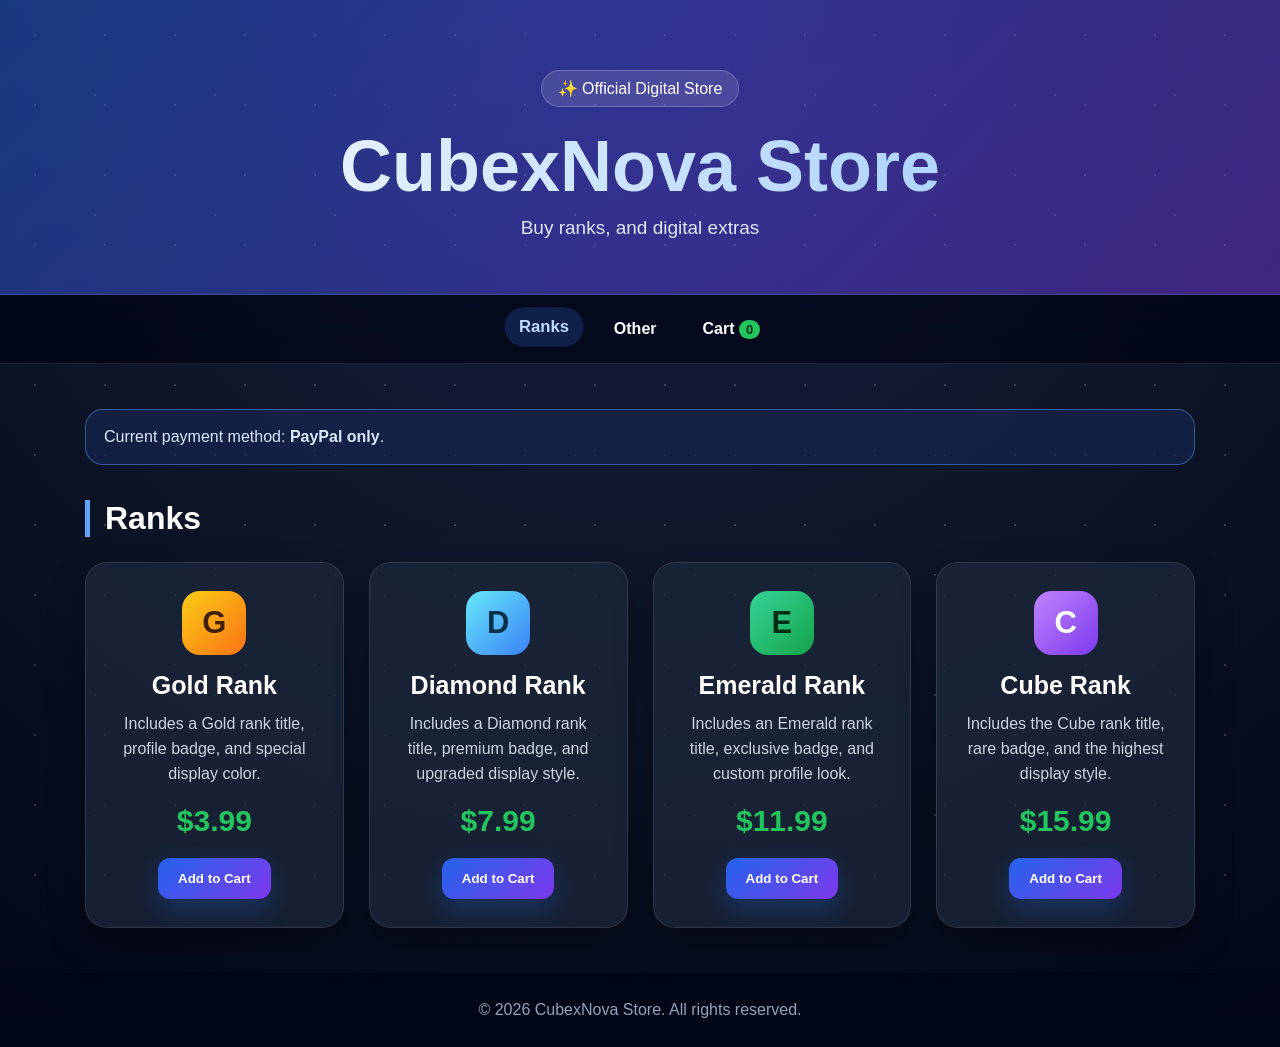
<file: index.html>
<!DOCTYPE html>
<html lang="en">
<head>
  <meta charset="UTF-8">
  <meta name="viewport" content="width=device-width, initial-scale=1.0">
  <title>CubexNova Store - Ranks</title>
  <link rel="stylesheet" href="style.css">
</head>
<body>
  <div class="toast" id="toast"></div>

  <header>
    <div class="badge">✨ Official Digital Store</div>
    <h1>CubexNova Store</h1>
    <p>Buy ranks, and digital extras</p>
  </header>

  <nav>
    <a class="active" href="index.html">Ranks</a>
    <a href="other.html">Other</a>
    <a href="cart.html">Cart <span id="cartCount">0</span></a>
  </nav>

  <main>
    <div class="notice">Current payment method: <b>PayPal only</b>.</div>
    <h2>Ranks</h2>
    <div class="products" id="ranksProducts"></div>
  </main>

  <footer>© 2026 CubexNova Store. All rights reserved.</footer>

  <script src="store.js"></script>
</body>
</html>
</file>
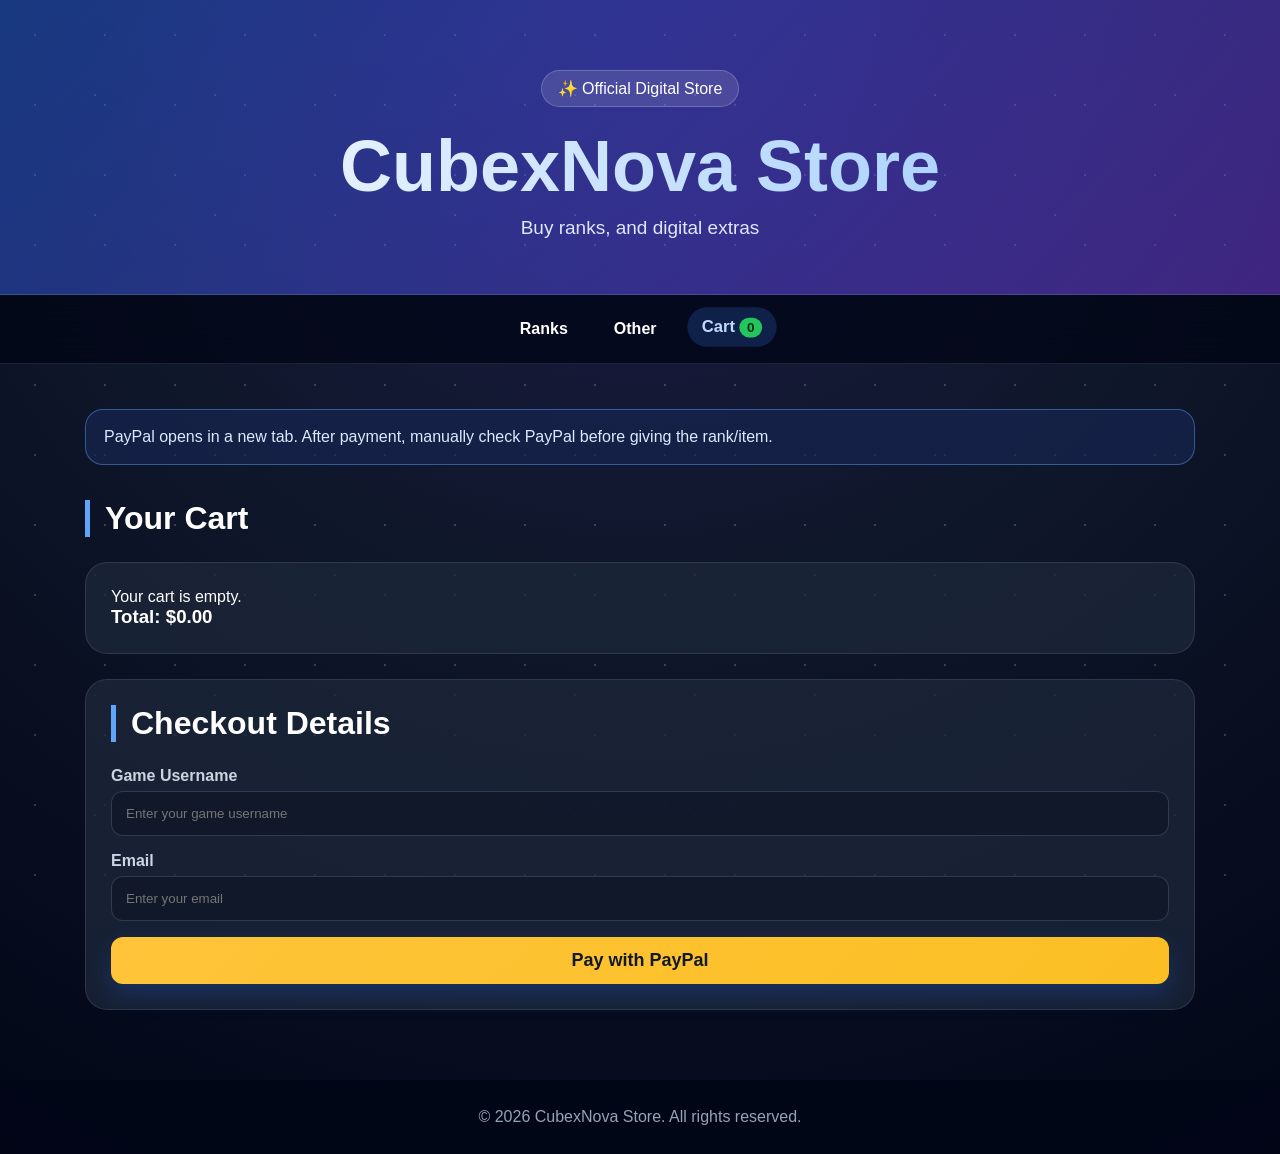
<file: cart.html>
<!DOCTYPE html>
<html lang="en">
<head>
  <meta charset="UTF-8">
  <meta name="viewport" content="width=device-width, initial-scale=1.0">
  <title>CubexNova Store - Cart</title>
  <link rel="stylesheet" href="style.css">
</head>
<body>
  <div class="toast" id="toast"></div>

  <header>
    <div class="badge">✨ Official Digital Store</div>
    <h1>CubexNova Store</h1>
    <p>Buy ranks, and digital extras</p>
  </header>

  <nav>
    <a href="index.html">Ranks</a>
    <a href="other.html">Other</a>
    <a class="active" href="cart.html">Cart <span id="cartCount">0</span></a>
  </nav>

  <main>
    <div class="notice">
      PayPal opens in a new tab. After payment, manually check PayPal before giving the rank/item.
    </div>

    <h2>Your Cart</h2>

    <div class="cart">
      <div id="cartItems"></div>
      <h3>Total: $<span id="cartTotal">0.00</span></h3>
    </div>

    <div class="checkout">
      <h2>Checkout Details</h2>

      <label>Game Username</label>
      <input id="username" type="text" placeholder="Enter your game username">

      <label>Email</label>
      <input id="email" type="email" placeholder="Enter your email">

      <button class="paypal" onclick="checkoutPayPal()">Pay with PayPal</button>
    </div>
  </main>

  <footer>© 2026 CubexNova Store. All rights reserved.</footer>

  <script src="store.js"></script>
</body>
</html>
</file>
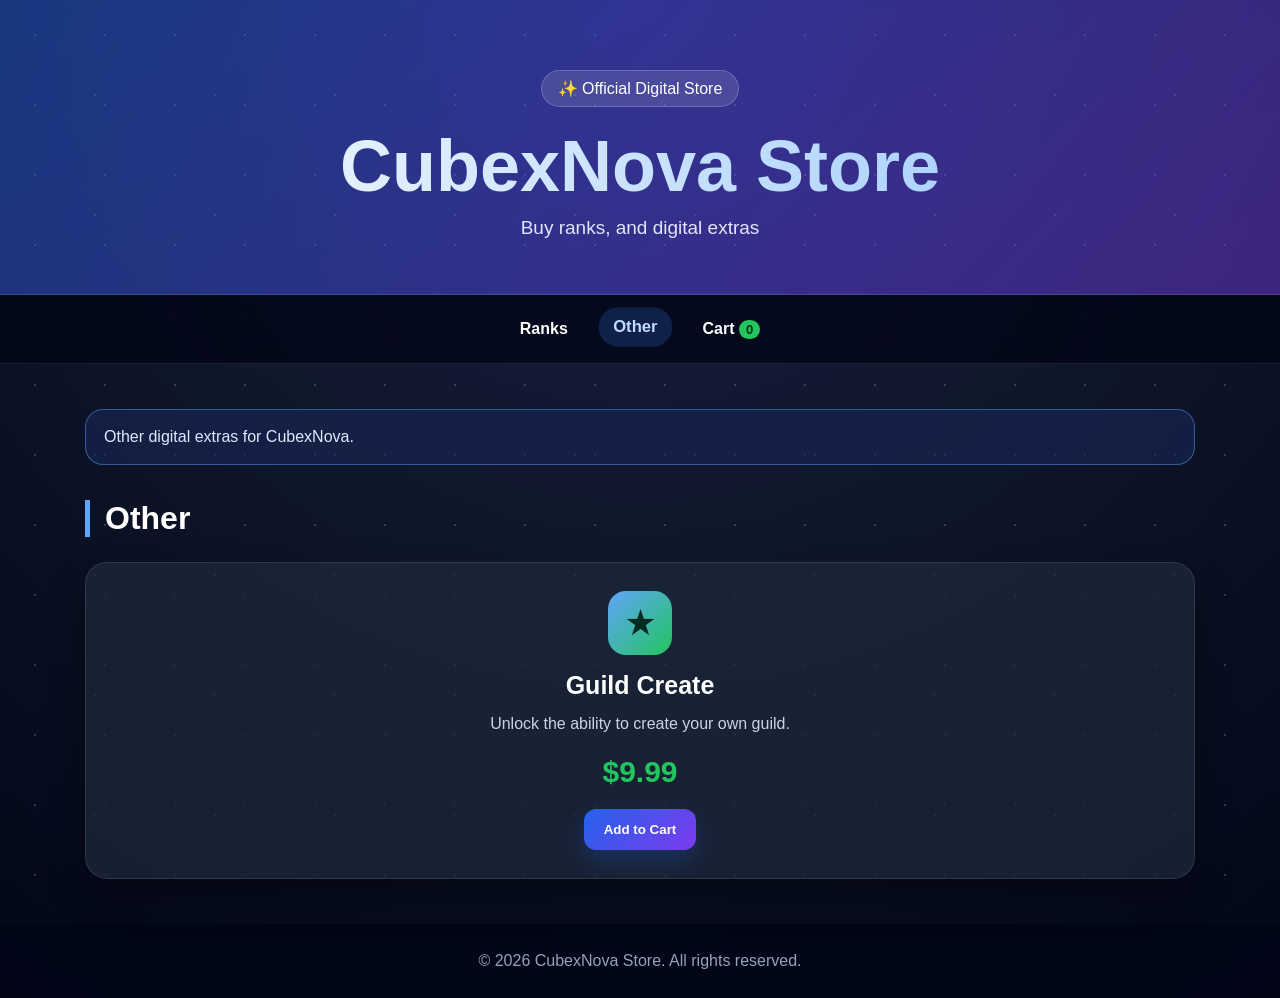
<file: other.html>
<!DOCTYPE html>
<html lang="en">
<head>
  <meta charset="UTF-8">
  <meta name="viewport" content="width=device-width, initial-scale=1.0">
  <title>CubexNova Store - Other</title>
  <link rel="stylesheet" href="style.css">
</head>
<body>
  <div class="toast" id="toast"></div>

  <header>
    <div class="badge">✨ Official Digital Store</div>
    <h1>CubexNova Store</h1>
    <p>Buy ranks, and digital extras</p>
  </header>

  <nav>
    <a href="index.html">Ranks</a>
    <a class="active" href="other.html">Other</a>
    <a href="cart.html">Cart <span id="cartCount">0</span></a>
  </nav>

  <main>
    <div class="notice">Other digital extras for CubexNova.</div>
    <h2>Other</h2>
    <div class="products" id="otherProducts"></div>
  </main>

  <footer>© 2026 CubexNova Store. All rights reserved.</footer>

  <script src="store.js"></script>
</body>
</html>
</file>
<file: style.css>
* {
  box-sizing: border-box;
  margin: 0;
  padding: 0;
  font-family: Arial, Helvetica, sans-serif;
}

body {
  min-height: 100vh;
  color: white;
  background: radial-gradient(circle at top, #1e1b4b, #0f172a 45%, #020617);
  overflow-x: hidden;
}

body::before {
  content: "";
  position: fixed;
  inset: 0;
  background-image:
    radial-gradient(white 1px, transparent 1px),
    radial-gradient(white 1px, transparent 1px);
  background-size: 70px 70px, 120px 120px;
  background-position: 0 0, 35px 35px;
  opacity: .18;
  animation: stars 45s linear infinite;
  pointer-events: none;
  z-index: -1;
}

@keyframes stars {
  to {
    background-position: 900px 900px, 1200px 1200px;
  }
}

header {
  text-align: center;
  padding: 70px 20px 55px;
  background: linear-gradient(135deg, rgba(37,99,235,.45), rgba(124,58,237,.45));
  border-bottom: 1px solid rgba(255,255,255,.12);
}

.badge {
  display: inline-block;
  padding: 8px 16px;
  border-radius: 999px;
  background: rgba(255,255,255,.12);
  border: 1px solid rgba(255,255,255,.2);
  margin-bottom: 18px;
}

header h1 {
  font-size: clamp(38px, 6vw, 72px);
  background: linear-gradient(90deg, white, #93c5fd, #c084fc, white);
  background-size: 300%;
  -webkit-background-clip: text;
  -webkit-text-fill-color: transparent;
  animation: shine 5s linear infinite;
}

@keyframes shine {
  to {
    background-position: 300%;
  }
}

header p {
  color: #e0e7ff;
  font-size: 19px;
  margin-top: 10px;
}

nav {
  position: sticky;
  top: 0;
  z-index: 10;
  display: flex;
  justify-content: center;
  gap: 18px;
  padding: 15px;
  background: rgba(2,6,23,.78);
  backdrop-filter: blur(18px);
  border-bottom: 1px solid rgba(255,255,255,.1);
}

nav a {
  color: white;
  text-decoration: none;
  font-weight: bold;
  padding: 10px 14px;
  border-radius: 999px;
  transition: .45s;
}

nav a:hover,
nav a.active {
  background: rgba(59,130,246,.2);
  color: #bfdbfe;
  transform: translateY(-2px) scale(1.04);
}

#cartCount {
  background: #22c55e;
  color: #052e16;
  padding: 2px 7px;
  border-radius: 999px;
  font-size: 13px;
}

main {
  max-width: 1150px;
  margin: auto;
  padding: 45px 20px;
}

.notice {
  background: rgba(23,37,84,.65);
  border: 1px solid rgba(96,165,250,.45);
  padding: 18px;
  border-radius: 18px;
  margin-bottom: 35px;
  color: #dbeafe;
}

h2 {
  font-size: 32px;
  margin-bottom: 25px;
  padding-left: 15px;
  border-left: 5px solid #60a5fa;
}

.products {
  display: grid;
  grid-template-columns: repeat(auto-fit, minmax(245px, 1fr));
  gap: 25px;
}

.card {
  background: rgba(30,41,59,.75);
  border: 1px solid rgba(255,255,255,.1);
  border-radius: 22px;
  padding: 28px;
  text-align: center;
  box-shadow: 0 18px 35px rgba(0,0,0,.35);
  transition: .5s;
  overflow: hidden;
}

.card:hover {
  transform: translateY(-9px) scale(1.015);
  box-shadow: 0 20px 45px rgba(59,130,246,.22);
}

.icon {
  width: 64px;
  height: 64px;
  margin: 0 auto 16px;
  border-radius: 18px;
  display: grid;
  place-items: center;
  font-size: 31px;
  font-weight: bold;
  animation: float 2.8s ease-in-out infinite;
}

@keyframes float {
  50% {
    transform: translateY(-7px);
  }
}

.gold .icon {
  background: linear-gradient(135deg, #facc15, #f97316);
  color: #422006;
}

.diamond .icon {
  background: linear-gradient(135deg, #67e8f9, #3b82f6);
  color: #082f49;
}

.emerald .icon {
  background: linear-gradient(135deg, #34d399, #16a34a);
  color: #052e16;
}

.cube .icon {
  background: linear-gradient(135deg, #c084fc, #7c3aed);
}

.other .icon {
  background: linear-gradient(135deg, #60a5fa, #22c55e);
  color: #022c22;
}

.card h3 {
  font-size: 25px;
  margin-bottom: 12px;
}

.card p {
  color: #cbd5e1;
  line-height: 1.55;
  margin-bottom: 18px;
}

.price {
  font-size: 30px;
  font-weight: bold;
  color: #22c55e;
  margin-bottom: 20px;
}

button {
  border: none;
  border-radius: 12px;
  padding: 13px 20px;
  cursor: pointer;
  font-weight: bold;
  color: white;
  background: linear-gradient(135deg, #2563eb, #7c3aed);
  transition:
    transform .65s cubic-bezier(.22, 1, .36, 1),
    box-shadow .65s ease;
  box-shadow: 0 10px 25px rgba(37,99,235,.25);
}

button:hover {
  transform: translateY(-7px) scale(1.07);
  box-shadow: 0 20px 42px rgba(96,165,250,.45);
}

button.added {
  background: linear-gradient(135deg, #22c55e, #86efac);
  color: #052e16;
}

.cart,
.checkout {
  background: rgba(30,41,59,.75);
  border: 1px solid rgba(255,255,255,.1);
  border-radius: 22px;
  padding: 25px;
  margin-bottom: 25px;
}

.cart-item {
  display: flex;
  justify-content: space-between;
  gap: 10px;
  padding: 13px 0;
  border-bottom: 1px solid rgba(148,163,184,.25);
}

.remove {
  background: linear-gradient(135deg, #ef4444, #f97316);
}

label {
  display: block;
  color: #cbd5e1;
  font-weight: bold;
  margin-bottom: 6px;
}

input,
textarea,
select {
  width: 100%;
  padding: 14px;
  border-radius: 12px;
  border: 1px solid rgba(148,163,184,.25);
  margin-bottom: 16px;
  background: rgba(15,23,42,.8);
  color: white;
}

textarea {
  min-height: 90px;
  resize: vertical;
  font-family: Consolas, monospace;
}

.paypal {
  width: 100%;
  background: linear-gradient(135deg, #ffc439, #fbbf24);
  color: #111827;
  font-size: 18px;
}

.toast {
  position: fixed;
  top: 88px;
  right: 20px;
  z-index: 9999;
  background: linear-gradient(135deg, #22c55e, #86efac);
  color: #052e16;
  padding: 15px 20px;
  border-radius: 14px;
  font-weight: bold;
  opacity: 0;
  transform: translateX(120%);
  transition: .3s;
}

.toast.show {
  opacity: 1;
  transform: translateX(0);
}

footer {
  text-align: center;
  padding: 28px;
  background: rgba(2,6,23,.88);
  color: #94a3b8;
}

/* Admin Panel */
.admin-open {
  position: fixed;
  top: 16px;
  right: 16px;
  z-index: 2000;
  background: linear-gradient(135deg, #facc15, #f97316);
  color: #111827;
  border-radius: 999px;
}

.admin-overlay {
  position: fixed;
  inset: 0;
  background: rgba(2,6,23,.85);
  backdrop-filter: blur(12px);
  z-index: 3000;
  display: none;
  align-items: center;
  justify-content: center;
  padding: 20px;
}

.admin-overlay.show {
  display: flex;
}

.admin-box {
  width: min(1050px, 100%);
  max-height: 90vh;
  overflow-y: auto;
  background: rgba(15,23,42,.96);
  border: 1px solid rgba(255,255,255,.15);
  border-radius: 22px;
  padding: 24px;
}

.admin-top {
  display: flex;
  justify-content: space-between;
  gap: 12px;
  margin-bottom: 18px;
}

.admin-grid {
  display: grid;
  grid-template-columns: repeat(auto-fit, minmax(260px, 1fr));
  gap: 18px;
}

.admin-product {
  background: rgba(30,41,59,.85);
  border-radius: 18px;
  padding: 18px;
}

.admin-warning {
  background: rgba(127,29,29,.45);
  border: 1px solid rgba(248,113,113,.45);
  color: #fee2e2;
  padding: 13px;
  border-radius: 14px;
  margin-bottom: 16px;
}

.hidden {
  display: none;
}

pre {
  background: #020617;
  padding: 15px;
  border-radius: 14px;
  overflow-x: auto;
  margin-top: 18px;
}

@media (max-width: 650px) {
  nav {
    gap: 8px;
    font-size: 14px;
  }

  .cart-item {
    flex-direction: column;
  }

  .admin-open {
    top: auto;
    bottom: 16px;
  }
}
</file>
